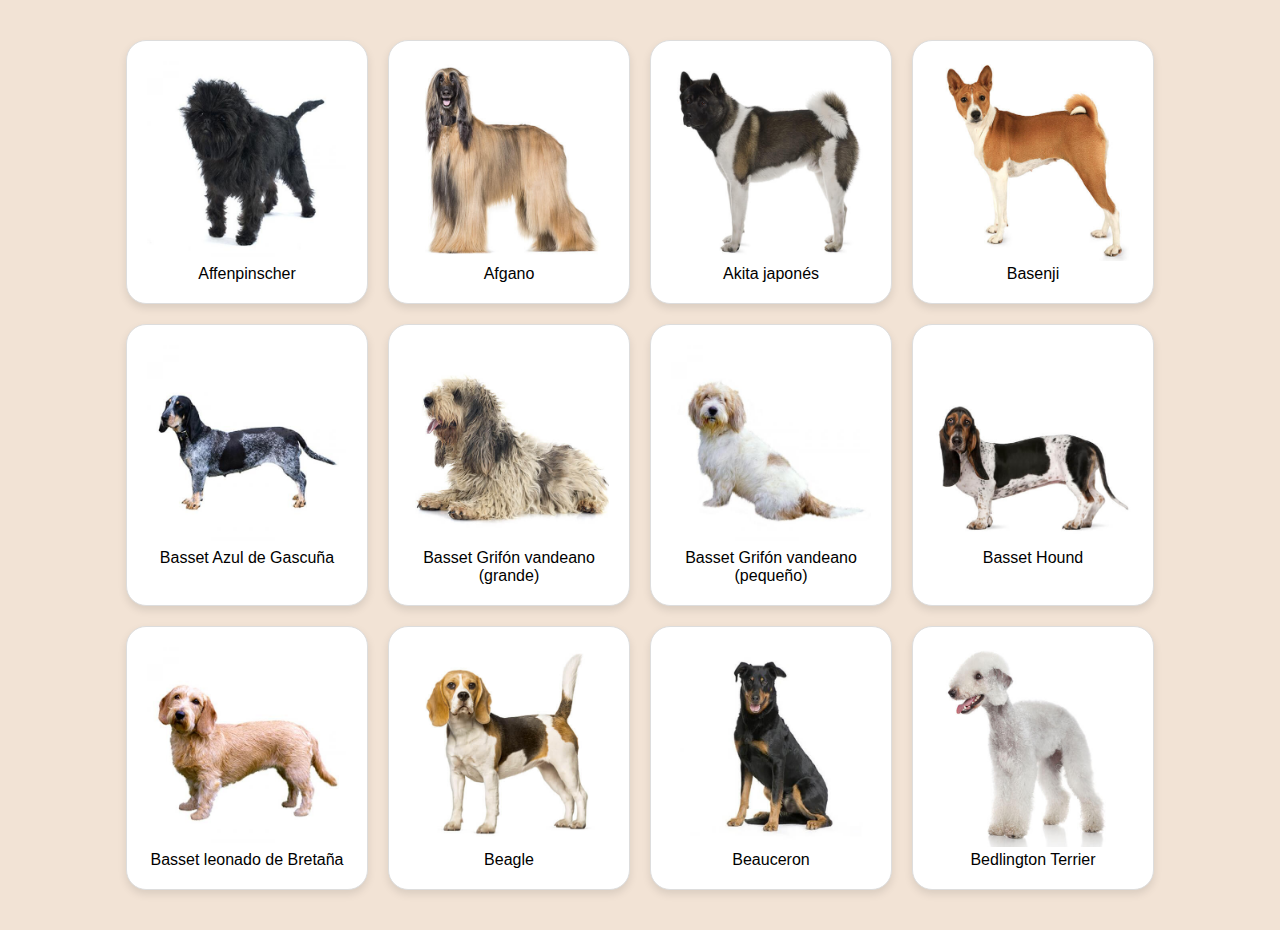
<file: pages/home.html>
<!DOCTYPE html>
<html lang="es">

<head>
    <meta charset="UTF-8">
    <!-- <meta name="viewport" content="width=device-width, initial-scale=1.0"> -->
    <meta name="viewport" content="width=device-width, user-scalable=no, initial-scale=1.0, maximum-scale=1.0, minimum-scale=1.0">
    <title>Home</title>

    <link rel = "preconnect" href = "https://fonts.googleapis.com">
    <link rel = "preconnect" href = "https://fonts.gstatic.com" crossorigin>

    <link rel="stylesheet" href="../styles/main.css">
</head>

<body>
    <div id="dv-containter-home">
        <div id="dv-row-boxes" class="dv-row">
            <div  id="dv-img1" class="dv-box">
                <img id="img1" class="img-dog" src="../images/dogs/Affenpinscher.jpg" alt="">
                <span>Affenpinscher</span>
            </div>
            <div  id="dv-img2" class="dv-box">
                <img id="img2" class="img-dog" src="../images/dogs/Afgano.jpg" alt="">
                <span>Afgano</span>
            </div>
            <div  id="dv-img3" class="dv-box">
                <img id="img3" class="img-dog" src="../images/dogs/Akita japonés.jpg" alt="">
                <span>Akita japonés</span>
            </div>
            <div  id="dv-img4" class="dv-box">
                <img id="img4" class="img-dog" src="../images/dogs/Basenji.jpg" alt="">
                <span>Basenji</span>
            </div>
        </div>
        <div id="dv-row-boxes" class="dv-row">
            
            <div  id="dv-img5" class="dv-box">
                <img id="img5" class="img-dog" src="../images/dogs/Basset Azul de Gascuña.jpg" alt="">
                <span>Basset Azul de Gascuña</span>
            </div>
            <div  id="dv-img6" class="dv-box">
                <img id="img6" class="img-dog" src="../images/dogs/Basset Grifón vandeano (grande).jpg" alt="">
                <span>Basset Grifón vandeano (grande)</span>
            </div>
            <div  id="dv-img7" class="dv-box">
                <img id="img7" class="img-dog" src="../images/dogs/Basset Grifón vandeano (pequeño).jpg" alt="">
                <span>Basset Grifón vandeano (pequeño)</span>
            </div>
            <div  id="dv-img8" class="dv-box">
                <img id="img8" class="img-dog" src="../images/dogs/Basset Hound.jpg" alt="">
                <span>Basset Hound</span>
            </div>
        </div>
        <div id="dv-row-boxes" class="dv-row">
            <div  id="dv-img9" class="dv-box">
                <img id="img9" class="img-dog" src="../images/dogs/Basset leonado de Bretaña.jpg" alt="">
                <span>Basset leonado de Bretaña</span>
            </div>
            <div  id="dv-img10" class="dv-box">
                <img id="img10" class="img-dog" src="../images/dogs/Beagle.jpg" alt="">
                <span>Beagle</span>
            </div>
            <div  id="dv-img11" class="dv-box">
                <img id="img11" class="img-dog" src="../images/dogs/Beauceron.jpg" alt="">
                <span>Beauceron</span>
            </div>
            <div  id="dv-img12" class="dv-box">
                <img id="img12" class="img-dog" src="../images/dogs/Bedlington Terrier.jpg" alt="">
                <span>Bedlington Terrier</span>
            </div>
        </div>
    </div>


    <script src="https://code.jquery.com/jquery-3.3.1.min.js"></script>
    <script src="../scripts/home.js"></script>
</body>
</html>
</file>
<file: styles/main.css>
body{
    background-color: #F2E3D5;
    text-align: center;
    font-family: "Host Grotesk", sans-serif;
}

header{
    
    text-align: center;
}

nav{
    display: inline-block; /* Permite centrar el nav */
    list-style-type: none;
    width: 1100px;
    height: 5vh;
    background-color: #D9814E;
    margin-bottom: 5px;

    ul{
        margin: 0;
        height: 5vh;
    }

    li {
        width: 120px;
        height: 5vh;
        display: inline-flex;        /* Activa el modelo flex */
        justify-content: center;     /* Centra horizontalmente */
        align-items: center;         /* Centra verticalmente */

        a{
            font-size: 25px;
            color: white;
            text-decoration: none;
            width: 100%;
        }
    }
}

nav li:hover{
    background-color: #A64B29;
}

footer{
    position: absolute;
    left: 50%; /* Mueve el elemento al 50% del ancho del contenedor */
    transform: translate(-50%); /* Ajusta la posición para centrarlo */
    bottom: 0;
    color: white; 
    font-size: 25px;  
}

a{
    cursor: pointer;
}

details {
    border: none; /* Borde del acordeón */
    border-radius: 5px; /* Bordes redondeados */
    margin-bottom: 10px; /* Espacio entre acordeones */
    background-color: white; /* Color de fondo */
    font-size: 18px;
}

summary {
    background-color: #362F2D; /* Color de fondo del encabezado */
    color: white; /* Color del texto */
    cursor: pointer; /* Cambia el cursor al pasar sobre el encabezado */
    padding: 15px; /* Espaciado interno */
    border-radius: 5px; /* Bordes redondeados */
    outline: none; /* Sin contorno al hacer clic */
}

summary:hover {
    background-color: #82624E; /* Color al pasar el mouse sobre el encabezado */
}

#dv-containter-home{
    margin-top: 30px;
    margin-bottom: 30px;
}

/* Estilo del contenido dentro del acordeón */
.content-accordion {
    padding: 15px; /* Espaciado interno del contenido */
    background-color: #F0F1ED;
    font-size: 18px;
}

.f-smaller{
    font-size: smaller;
}

.txt-left{
    text-align: left;
    padding-left: 5px;
}

.link-img{
    text-decoration: none;
}

.line{
    width: 180px;
    height: 2px; /* Altura del hr */
    background-color: white; /* Color de fondo blanco */
    border: none; /* Sin borde */
    margin: 5px;
}

.dv-section-accordion{
    width: 930px;
    padding-top: 10px;
    padding-bottom: 10px;
    padding-left: 30px;
    padding-right: 30px;
}

.dv-section-policies{
    width: 930px;
    text-align: justify;
    padding-top: 10px;
    padding-bottom: 10px;
    padding-left: 30px;
    padding-right: 30px;
}

.dv-section{
    width: 230px;
    background-color: #91A08E;
    padding-top: 10px;
    padding-bottom: 10px;
    padding-left: 30px;
    padding-right: 30px;
}

.dv-section-big{
    width: 750px;
    background-color: #AABBBF;
    padding-top: 10px;
    padding-bottom: 10px;
    padding-left: 30px;
    padding-right: 30px;
}

.dv-footer{
    width: 1100px;
}

.dv-row{
    display: inline-flex;
}

.dv-box{
    background-color: white;
    border: 1px solid #ddd;
    border-radius: 20px;
    box-shadow: 0 4px 8px rgba(0, 0, 0, 0.1);
    padding: 20px;
    margin: 10px;
    max-width: 200px;     
}

.dv-box-middle{
    background-color: #F0F1ED;
    border: 1px solid #ddd;
    border-radius: 20px;
    box-shadow: 0 4px 8px rgba(0, 0, 0, 0.1);
    padding: 20px;
    margin: 10px;
    max-width: 600px;      
}

.dv-box-big{
    background-color: white;
    border: 1px solid #ddd;
    border-radius: 20px;
    box-shadow: 0 4px 8px rgba(0, 0, 0, 0.1);
    padding: 20px;
    margin: 10px;
    max-width: 1000px;      
}

.dv-box-big-contact{
    background-color: #F0F1ED;
    border: 1px solid #ddd;
    border-radius: 20px;
    box-shadow: 0 4px 8px rgba(0, 0, 0, 0.1);
    padding: 20px;
    margin: 10px;
    max-width: 1000px;  
    height: 600px;    
}

.dv-box:hover{
    cursor: pointer;
}

.container-iframe{
    width: 1100px;
    border: none;
    position: absolute;
    left: 50%; /* Mueve el elemento al 50% del ancho del contenedor */
    transform: translate(-50%); /* Ajusta la posición para centrarlo */
    min-height: 55%;
}

.container-text{
    display: flex;
    justify-content: center;
}

.text-box{
    width: 800px;
    text-align: justify;
}

.spacing-item-5{
    margin: 0 5px; /* Espaciado entre los elementos */
}

.mt-10{
    padding-top: 10px;
}

.icon-footer{
    width: 30px;
    height: 30px;
    padding-top: 5px;
}

.img-dog{
    width: 200px;
    height: 200px;
}

.img-header{
    width: 1100px;
}

.button-back {  
    background-color: #B7A897; /* Color de fondo */
    color: white; /* Color del texto */
    border: none; /* Sin borde */
    border-radius: 5px; /* Bordes redondeados */
    padding: 10px 20px; /* Espaciado interno */
    font-size: 16px; /* Tamaño de fuente */
    cursor: pointer; /* Cambia el cursor al pasar sobre el botón */
    box-shadow: inset 0 0 0 0 #82624E;
    -webkit-transition: ease-out 0.5s;
    -moz-transition: ease-out 0.5s;
    transition: ease-out 0.5s;
}

.button-back:hover {
    box-shadow: inset 400px 0 0 0 #82624E; /* Color de fondo al pasar el mouse */
}

/* Estilo de pagina tips */

/* Estilo del titulo cuidado del perro */
.titulo-cuidado-perro h1{
    background-color: #F2E3D5;
    text-align: center;
    font-family: "Host Grotesk", sans-serif;
    color: #000000;						  
}

/* Estilo general para todas las secciones de cuidado */
.cuidado-seccion {
    width: auto;/* ancho de cada seccion automatico*/
    height: 300px;/*alto de seccion */
    margin: 20px 0; /* Espaciado vertical entre secciones */
    border: 1px solid #ccc; /* Borde alrededor de cada sección */
    border-radius: 8px; /* Bordes redondeados */
    display: flex;
    align-items: center; /* Alinea y centra  los items de seccion */
    padding: 40px; /* El area alrededor del elemento */
}

.cuidado-seccion1 iframe {
    margin: 5px;
    width: 700px;
    height: 350px;
    border-radius: 8px;
    object-fit: cover;/* Ajusta la imagen a su tamaño original*/
}

.cuidado-seccion1{
    display: inline-flexbox;
    align-items: center;
    padding: 40px;
}

.cuidado-seccion1 p{
    font-size: large;
    text-align: center;
}
.cuidado-seccion{
    text-align: left;
    font-size: large;
}

.cuidado-seccion h2{
    text-align: center;
}

.cuidado-seccion img {
    margin: 5px;
    width: 300px;
    height: 300px;
    border-radius: 20%;
    object-fit: cover;
}

/* Estilo específico para la introducción */
#cuidado-introduccion {
    background-color: #f9f9f9;
}

/* Estilo específico para la alimentación saludable */
#cuidado-alimentacion {
    background-color: #E6C9A8;
}

/* Estilo específico para la higiene regular */
#cuidado-higiene {
    background-color: #D98859;
}

/* Estilo específico para el ejercicio */
#cuidado-ejercicio {
    background-color: #E6C9A8;
}

/* Estilo específico para atención veterinaria */
#cuidado-veterinaria {
    background-color: #D98859;
}

/* Estilo específico para socialización y educación */
#cuidado-socializacion {
    background-color:#E6C9A8;
}

/* Estilo de pagina contact */
.contenedor-form{
    width: 100%;
    max-width: 1100px;
    margin: auto;
    display: grid;
    grid-template-columns: repeat(2,1fr);
    grid-gap: 50px;
    margin-top: 50px;
    align-items: center;
}

/* Estilo a titulo */
.contenedor-form h2{
    margin-bottom: 15px;
    font-size: 35px;
}

/* Estilo a parrafo */
.contenedor-form p{ 
    font-size: 17px;
    line-height: 1.6;
    margin-bottom: 30px;
    text-align: justify;
}

/* Estilo texto despues de iconos  */
.contenedor-form a{
    font-size: 17px;
    display: inline-block;
    text-decoration: none;
    width: 100%;
    margin-bottom: 15px;
    color: black;
    font-weight: 700;
}

/* Estilo a iconos*/
.contenedor-form a i{
    color:#D9814E;
    margin-right: 10px;
}


/* Estilo a input */

.contenedor-form form .campo,textarea{
    width: 100%;
    padding: 15px 10px;
    font-size: 15px;
    border: 1px solid #D9814E;
    margin-bottom: 20px;
    border-radius:3px;
    outline: 0px;
}

/* Estilo del cuadro textarea */

.contenedor-form{
    max-width: 530px;
    min-width: 530px;
    min-height: 140px;
    max-height: 150px;
}

/* Estilo a boton enviar */
.contenedor-form .btn-enviar{
    padding: 15px;
    font-size: 16px;
    border: none;
    outline: 0px;
    background: #D9814E;
    color: white;
    border-radius: 3px;
    cursor: pointer;
    transition: all 300ms ease;
}

/* Estilo a boton color */

.contenedor-form .btn-enviar:hover{
    background:#be7b54;
}
</file>
